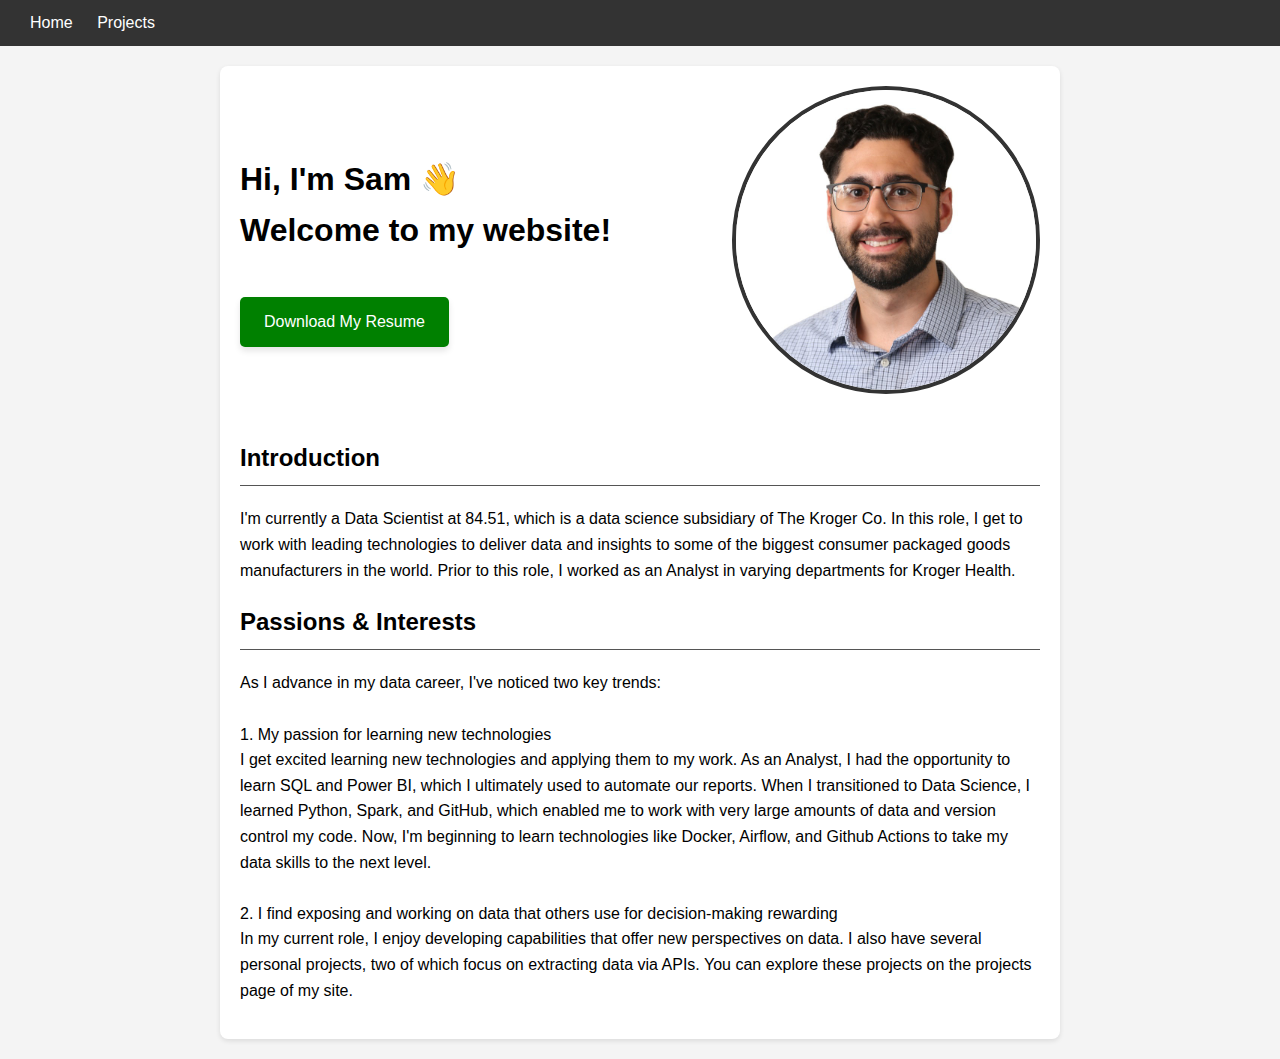
<file: index.html>
<!DOCTYPE html>
<html lang="en">
<head>
    <meta charset="UTF-8">
    <meta name="viewport" content="width=device-width, initial-scale=1.0">
    <title>Sam Tavalali</title>
    <link rel="stylesheet" href="style.css">
</head>
<body>
    <header>
        <nav>
            <a href="index.html">Home</a>
            <a href="projects.html">Projects</a>
        </nav>
    </header>
    <main>
        <div class="intro-container">
            <div class="text-container">
                <h1>Hi, I'm Sam 👋<br>Welcome to my website!</h1>
                <a href="documents/resume.pdf" class="download-btn" download>Download My Resume</a>
            </div>
            <img src="images/my-photo.jpg" alt="Profile" class="profile-image">
        </div>
        <br>
        <h2>Introduction</h2>
        <p>
            I'm currently a Data Scientist at 84.51, which is a data science
            subsidiary of The Kroger Co. In this role, I get to work with leading 
            technologies to deliver data and insights to some of the biggest consumer
            packaged goods manufacturers in the world. Prior to this role, I 
            worked as an Analyst in varying departments for Kroger Health.
        </p>
        <h2>Passions & Interests</h2>
        <p>
            As I advance in my data career, I've noticed two key trends:
            <br>
            <br>
            1. My passion for learning new technologies
            <br>
            I get excited learning new technologies and applying them to my work. As
            an Analyst, I had the opportunity to learn SQL and Power BI,
            which I ultimately used to automate our reports. When I transitioned
            to Data Science, I learned Python, Spark, and GitHub, which enabled me 
            to work with very large amounts of data and version control my code.
            Now, I'm beginning to learn technologies like Docker, Airflow, and 
            Github Actions to take my data skills to the next level.
            <br>
            <br>
            2. I find exposing and working on data that others use for decision-making
            rewarding
            <br>
            In my current role, I enjoy developing capabilities that offer new
            perspectives on data. I also have several personal projects, two of which
            focus on extracting data via APIs. You can explore these projects
            on the projects page of my site.
        </p>
    </main>
</body>
</html>
</file>
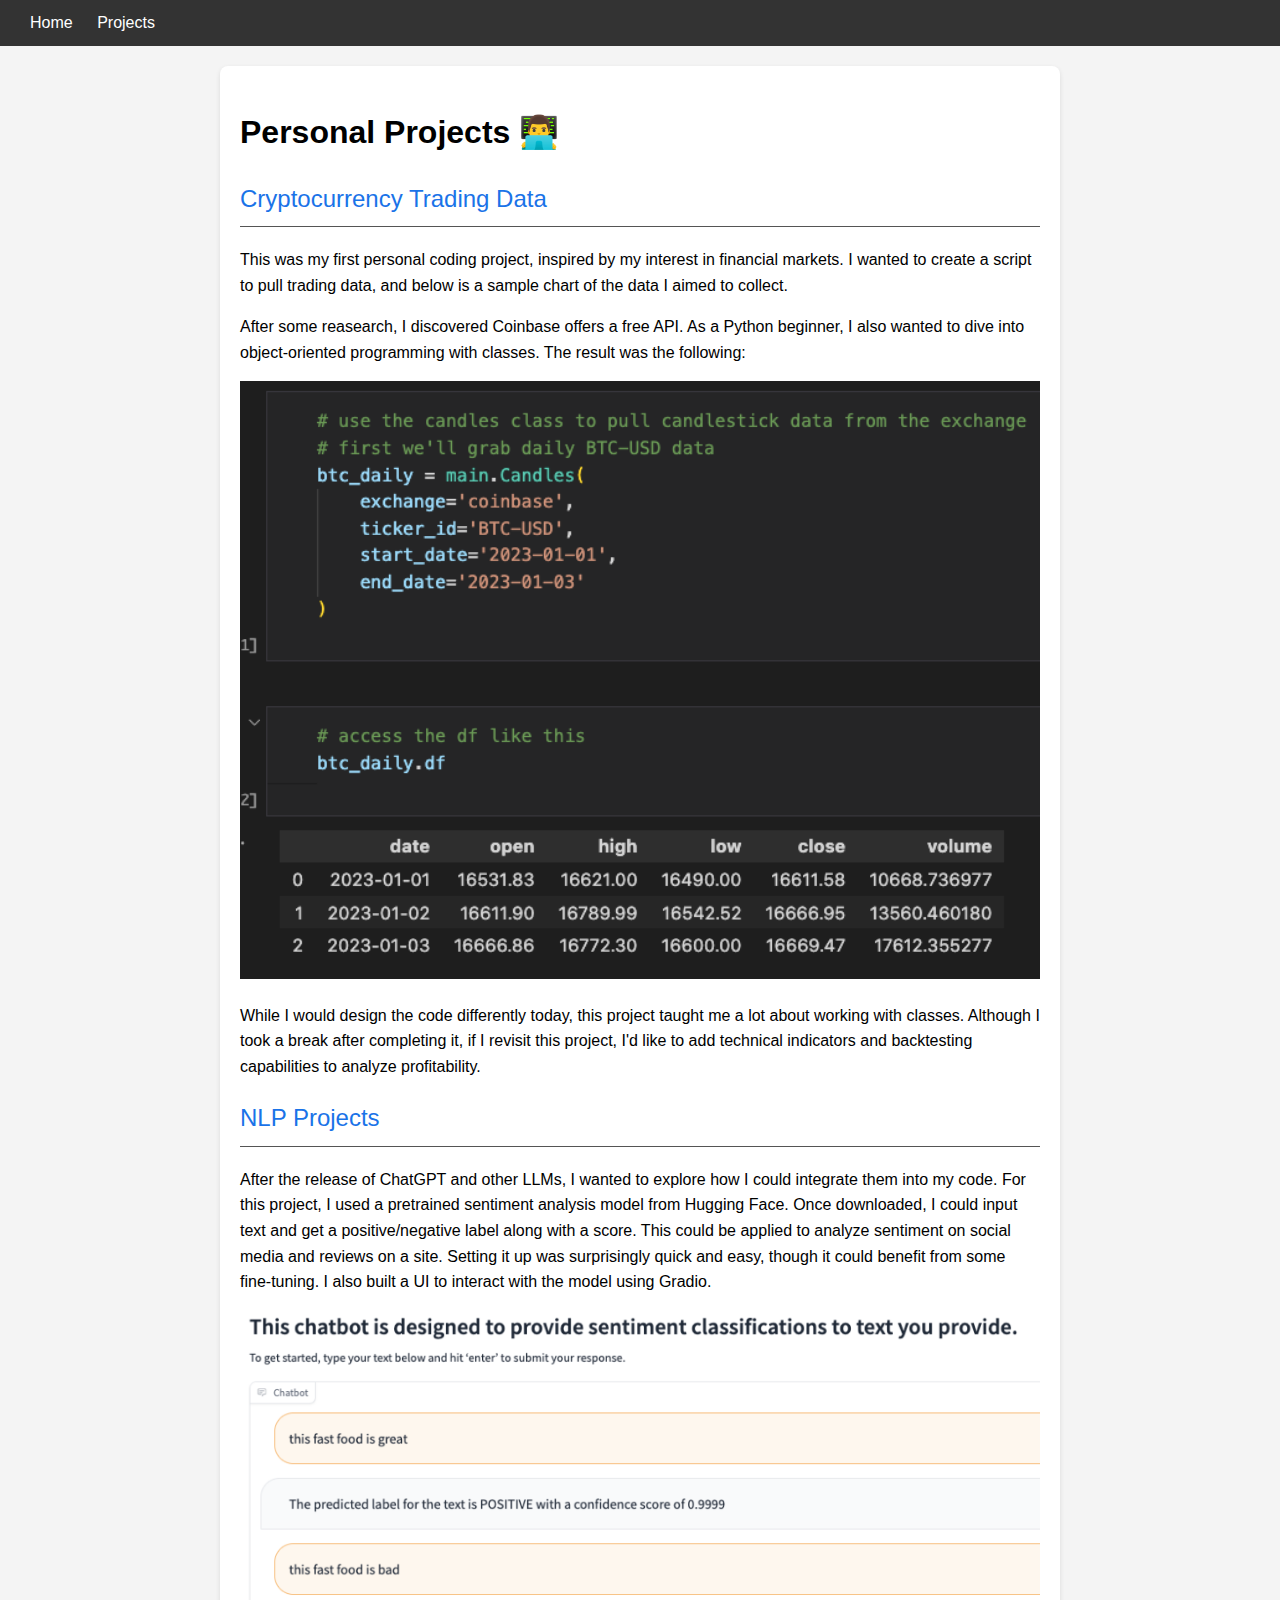
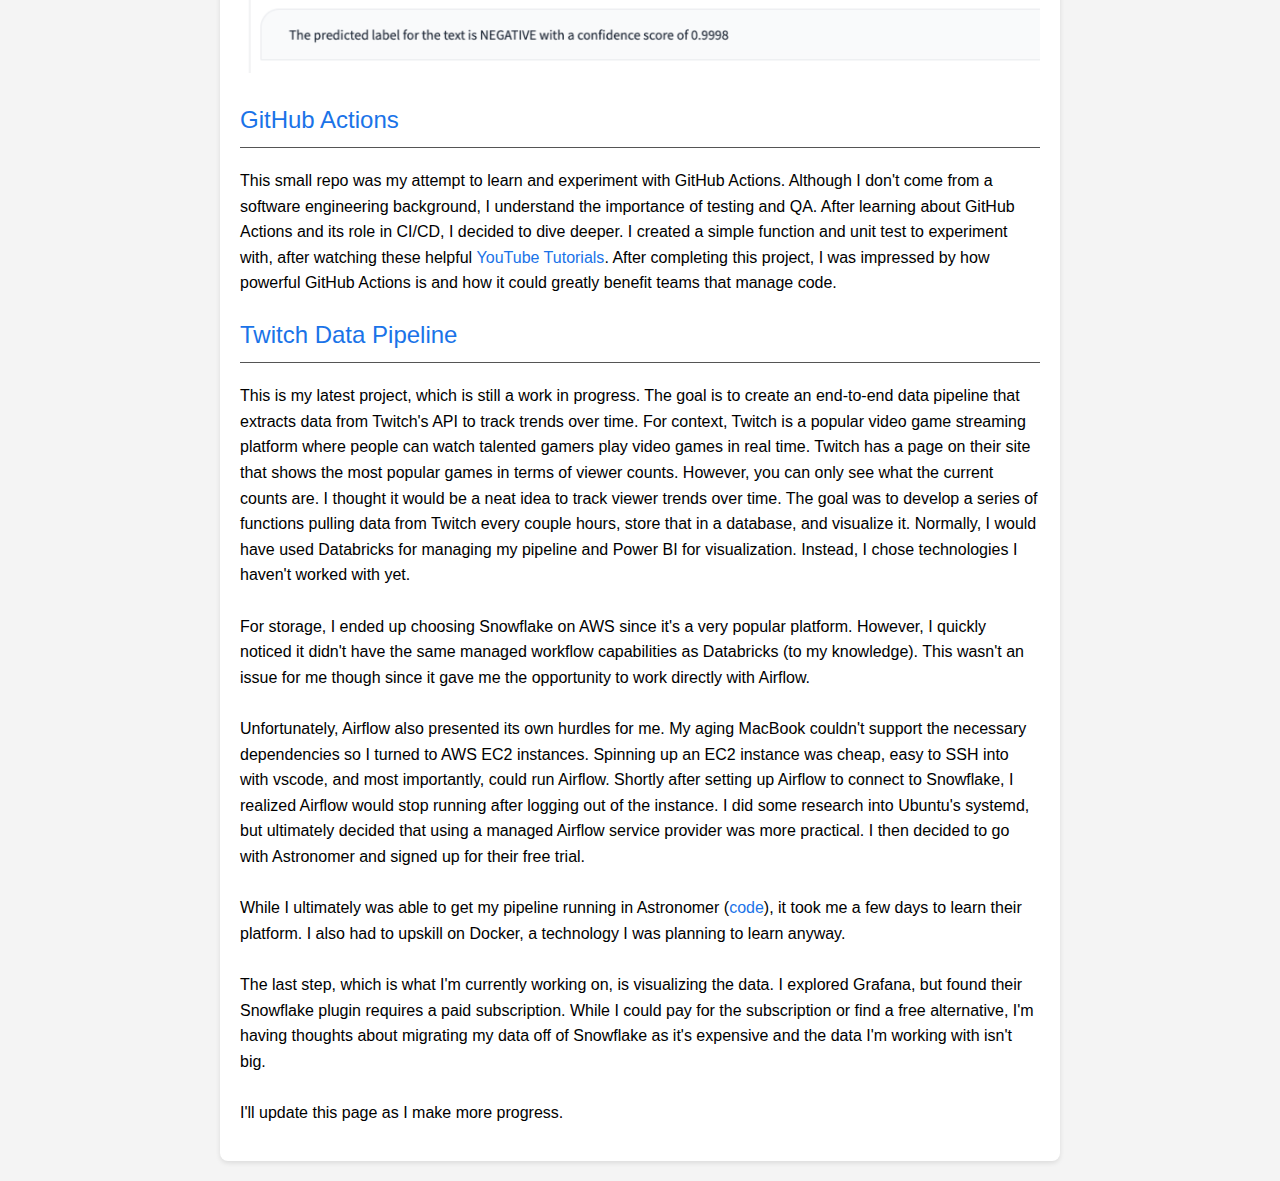
<file: projects.html>
<!DOCTYPE html>
<html lang="en">
<head>
    <meta charset="UTF-8">
    <meta name="viewport" content="width=device-width, initial-scale=1.0">
    <title>Sam Tavalali</title>
    <link rel="stylesheet" href="style.css">
</head>
<body>
    <header>
        <nav>
            <a href="index.html">Home</a>
            <a href="projects.html">Projects</a>
        </nav>
    </header>
    <main>
        <h1>Personal Projects 👨‍💻</h1>
        <h2><a href="https://github.com/Sam-analyst/crypto_trading_project" target="_blank" class="modern-link" title="https://github.com/Sam-analyst/crypto_trading_project"">Cryptocurrency Trading Data</a></h2>
        <p>
            This was my first personal coding project, inspired by my interest in financial
            markets. I wanted to create a script to pull trading data, and below is a sample
            chart of the data I aimed to collect.
        </p>
        <!-- TradingView Widget -->
        <div class="tradingview-widget-container">
            <div id="tradingview_chart"></div>
            <script type="text/javascript" src="https://s3.tradingview.com/tv.js"></script>
            <script type="text/javascript">
            new TradingView.widget({
                "container_id": "tradingview_chart",
                "symbol": "COINBASE:BTCUSD",
                "interval": "D",
                "theme": "light",
                "style": "1",
                "locale": "en",
                "toolbar_bg": "#f1f3f6",
                "autosize": false,
                "height": 600,
                "width": "100%",
                "enable_publishing": false,
                "hide_side_toolbar": false,
                "allow_symbol_change": true,
                "show_popup_button": true,
                "popup_width": "1000",
                "popup_height": "650"
            });
            </script>
        </div>
        <p>
            After some reasearch, I discovered Coinbase offers a free API.
            As a Python beginner, I also wanted to dive into object-oriented 
            programming with classes. The result was the following:
        </p>
        <img src="images/crypto_project_image.png" alt="Crypto project image", class="crypto_image">
        <p>
            While I would design the code differently today, this project
            taught me a lot about working with classes. Although I took a
            break after completing it, if I revisit this project, I'd like
            to add technical indicators and backtesting capabilities to
            analyze profitability.
        </p>
        <h2><a href="https://github.com/Sam-analyst/nlp_projects" target="_blank" class="modern-link" title="https://github.com/Sam-analyst/nlp_projects">NLP Projects</a></h2>
        <p>
            After the release of ChatGPT and other LLMs, I wanted to explore how
            I could integrate them into my code. For this project, I used a
            pretrained sentiment analysis model from Hugging Face. Once downloaded,
            I could input text and get a positive/negative label along with a score.
            This could be applied to analyze sentiment on social media and reviews
            on a site. Setting it up was surprisingly quick and easy, though
            it could benefit from some fine-tuning. I also built a UI to interact
            with the model using Gradio.
        </p>
        <img src="images/nlp_project_image.png" alt="NLP project image", class="nlp_image">
        <h2><a href="https://github.com/Sam-analyst/github_actions" target="_blank" class="modern-link" title="https://github.com/Sam-analyst/github_actions">GitHub Actions</a></h2>
        <p>
            This small repo was my attempt to learn and experiment with GitHub Actions.
            Although I don't come from a software engineering background, I understand
            the importance of testing and QA. After learning about GitHub Actions and
            its role in CI/CD, I decided to dive deeper. I created a simple function
            and unit test to experiment with, after watching these helpful
            <a href="https://www.youtube.com/watch?v=-hVG9z0fCac&list=PLArH6NjfKsUhvGHrpag7SuPumMzQRhUKY" target="_blank" class="modern-link">YouTube Tutorials</a>.
            After completing this project, I was impressed by how powerful
            GitHub Actions is and how it could greatly benefit teams that manage code.
        </p>
        <h2><a href="https://github.com/Sam-analyst/twitch_pipeline" target="_blank" class="modern-link" title="https://github.com/Sam-analyst/twitch_pipeline">Twitch Data Pipeline</a></h2>
        <p>    
            This is my latest project, which is still a work in progress. The goal is to create
            an end-to-end data pipeline that extracts data from Twitch's API to track trends over
            time. For context, Twitch is a popular video game streaming platform where people can 
            watch talented gamers play video games in real time. Twitch has a page on their site that shows the 
            most popular games in terms of viewer counts. However, you can only see what the current counts are.
            I thought it would be a neat idea to track viewer trends over time. The goal was to
            develop a series of functions pulling data from Twitch every couple hours, store that 
            in a database, and visualize it. Normally, I would have used Databricks
            for managing my pipeline and Power BI for visualization. Instead, I chose technologies
            I haven't worked with yet.
            <br>
            <br>
            For storage, I ended up choosing Snowflake on AWS since it's a very popular platform. 
            However, I quickly noticed it didn't have the same 
            managed workflow capabilities as Databricks (to my knowledge). This wasn't an issue
            for me though since it gave me the opportunity to work directly with Airflow.
            <br>
            <br>
            Unfortunately, Airflow also presented its own hurdles for me. My aging MacBook
            couldn't support the necessary dependencies so I turned to AWS EC2 instances.
            Spinning up an EC2 instance was cheap, easy to SSH into with vscode, and most 
            importantly, could run Airflow. Shortly after setting up Airflow to connect to
            Snowflake, I realized Airflow would stop running after logging out of the instance.
            I did some research into Ubuntu's systemd, but ultimately decided that using 
            a managed Airflow service provider was more practical. I then decided to go
            with Astronomer and signed up for their free trial.
            <br>
            <br>
            While I ultimately was able to get my pipeline running in Astronomer
            (<a href="https://github.com/Sam-analyst/twitch_pipeline" target="_blank" class="modern-link">code</a>),
            it took me a few days to learn their platform. I also had to upskill on Docker, a 
            technology I was planning to learn anyway.
            <br>
            <br>
            The last step, which is what I'm currently working on, is visualizing the data.
            I explored Grafana, but found their Snowflake
            plugin requires a paid subscription. While I could pay for the subscription
            or find a free alternative, I'm having thoughts about migrating my data 
            off of Snowflake as it's expensive and the data I'm working with isn't big.
            <br>
            <br>
            I'll update this page as I make more progress.
        </p>
    </main>
</body>
</html>
</file>
<file: style.css>
body {
    font-family: Arial, sans-serif;
    line-height: 1.6;
    margin: 0;
    padding: 0;
    background-color: #f4f4f4;
}

header {
    background: #333;
    color: #fff;
    padding: 10px 20px;
}

header nav a {
    color: #fff;
    text-decoration: none;
    margin: 0 10px;
}

header nav a:hover {
    text-decoration: underline;
}

main {
    padding: 20px;
    background: #fff;
    margin: 20px auto;
    max-width: 800px;
    border-radius: 8px;
    box-shadow: 0 2px 5px rgba(0, 0, 0, 0.1);
}

/* Add responsive margin when screen width is 900px or smaller */
/* 900px was chosen since it's larger than max-width of main box */
@media (max-width: 900px) {
    main {
        margin: 20px; /* Ensure some margin between the main box and the edges of the viewport */
    }
}

.intro-container {
    display: flex;
    align-items: center;
    justify-content: space-between;
}

.profile-image {
    width: 50%; /* Scale with the container */
    height: auto; /* Maintain aspect ratio */
    max-width: 300px; /* Optional: limit the maximum size */
    max-height: 300px; /* Optional: limit the maximum size */
    margin-left: 20px; /* Adds some space between text and image */
    border-radius: 50%; /* Make it circular */
    border: 4px solid #333; /* Adds border around image */
}

h2 {
    border-bottom: 1px solid #555; /* Slightly lighter gray for h2 */
    padding-bottom: 8px;
}

/* Style for the download button */
.download-btn {
    display: inline-block; /* Make it behave like a button */
    padding: 12px 24px; /* Adds some padding inside the button */
    background-color: green; /* Green background */
    color: white; /* White text color */
    text-align: center; /* Centers the text */
    text-decoration: none; /* Removes the default underline from links */
    font-size: 16px; /* Adjust the font size */
    border-radius: 5px; /* Round the corners of the button */
    margin-top: 20px; /* Adds some space above the button */
    box-shadow: 0 4px 6px rgba(0, 0, 0, 0.1); /* Optional: gives the button a subtle shadow */
    transition: background-color 0.3s ease; /* Smooth transition when the button is hovered */
}

.download-btn:hover {
    background-color: #45a049; /* Darker green when hovered */
}

.download-btn:active {
    background-color: #3d8c3a; /* Even darker green when clicked */
}

.crypto_image {
    width: 100%;
    height: auto; /* Keeps the aspect ratio intact */
}

.nlp_image {
    width: 100%;
    height: auto; /* Keeps the aspect ratio intact */
}

/* Style for the link itself */
.modern-link {
    color: #1a73e8; /* Bright color, but can be customized */
    text-decoration: none; /* Removes the underline */
    font-weight: 500; /* Slightly bolder text */
    transition: all 0.3s ease; /* Smooth transition for hover effect */
}
  
/* Hover effect */
.modern-link:hover {
    color: #ff5722; /* Change to a different color on hover */
    text-decoration: underline; /* Optionally add an underline on hover */
}
</file>
